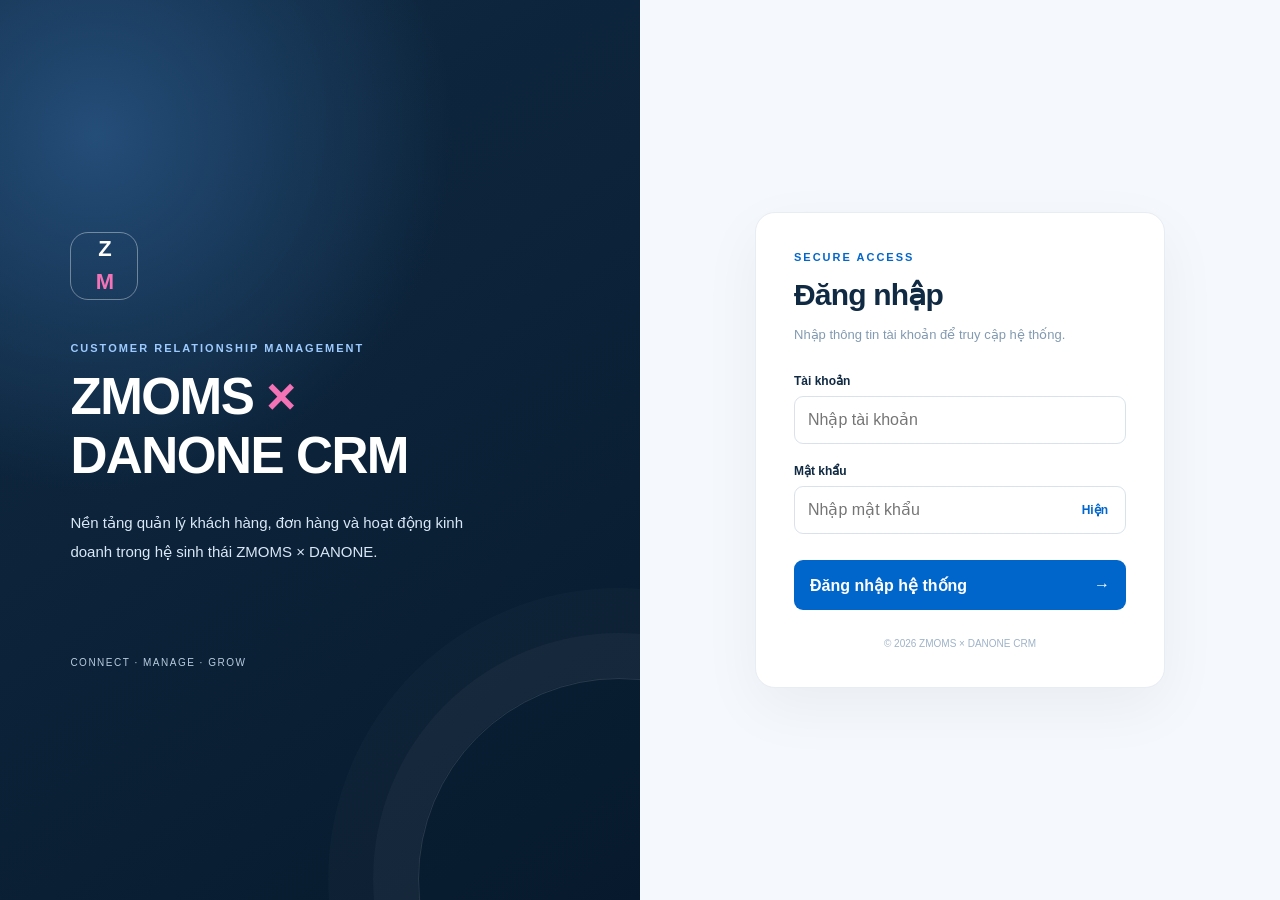
<file: zmoms-danone-crm-main/app/index.html>
<!doctype html>
<html lang="vi">
  <head>
    <meta charset="UTF-8" />
    <meta name="viewport" content="width=device-width, initial-scale=1.0" />
    <title>Danone Aptamil × Zmoms — Omni-Channel CRM System</title>
    <link rel="stylesheet" href="style.css" />
  </head>
  <body>
    <div class="app-container">
      <!-- SIDEBAR -->
      <aside class="sidebar">
        <div class="brand-section">
          <div class="brand-logo-badge">Z×D</div>
          <div class="brand-info">
            <h1>DANONE × ZMOMS</h1>
            <span>New User Acquisition CRM</span>
          </div>
        </div>

        <nav class="nav-menu">
          <div class="nav-category">TỔNG QUAN HỆ THỐNG</div>
          <a class="nav-item active" data-tab="dashboard">
            <span class="icon">📊</span>
            <span>Dashboard 16 Tuần</span>
          </a>
          <a class="nav-item" data-tab="customers">
            <span class="icon">🤰</span>
            <span>Khách Hàng & Raw Data</span>
            <span
              class="nav-badge"
              id="customerCountBadge"
              style="background: #0077cc"
              >423</span
            >
          </a>
          <a class="nav-item" data-tab="orders">
            <span class="icon">📦</span>
            <span>Quản Lý Đơn Hàng Master</span>
            <span
              class="nav-badge"
              id="orderCountBadge"
              style="background: #ff5a5f"
              >366</span
            >
          </a>
          <a class="nav-item" data-tab="shops">
            <span class="icon">🏬</span>
            <span>Danh Sách Shop MBI & Tổng Đơn</span>
            <span
              class="nav-badge"
              id="shopCountBadge"
              style="background: #8b5cf6"
              >9 Shop</span
            >
          </a>

          <div class="nav-category">4 KÊNH TIẾP CẬN (ACQUISITION)</div>
          <a class="nav-item" data-tab="hospitals">
            <span class="icon">🏥</span>
            <span>Hội Thảo Bệnh Viện</span>
          </a>
          <a class="nav-item" data-tab="webinars">
            <span class="icon">💻</span>
            <span>Lớp Online & Webinar</span>
          </a>
          <a class="nav-item" data-tab="spas">
            <span class="icon">💆‍♀️</span>
            <span>Chuỗi Spa Mẹ Bầu</span>
          </a>
          <a class="nav-item" data-tab="midwives">
            <span class="icon">👩‍⚕️</span>
            <span>Nữ Hộ Sinh Tại Nhà</span>
          </a>

          <div class="nav-category">HIỆU SUẤT & ĐỐI TÁC</div>
          <a class="nav-item" data-tab="kpi">
            <span class="icon">🎯</span>
            <span>Tiến Độ KPI & Thưởng Sales</span>
          </a>
          <a class="nav-item" data-tab="danone-portal">
            <span class="icon">🤝</span>
            <span>Cổng Đối Tác Danone</span>
          </a>
        </nav>

        <div class="sidebar-footer">
          <div class="user-profile">
            <div class="user-avatar" id="currentRoleAvatar">AD</div>
            <div class="user-details">
              <h4 id="currentRoleName">Quản Lý Zmoms (Admin)</h4>
              <span id="currentRoleDesc">Toàn quyền điều hành dự án</span>
            </div>
          </div>
        </div>
      </aside>

      <!-- MAIN AREA -->
      <div class="main-wrapper">
        <!-- TOPBAR -->
        <header class="topbar">
          <div class="topbar-left">
            <div class="campaign-tag">
              <span>🛡️</span>
              <span id="topbarCampaignTitle"
                >Chiến Dịch: Đề kháng vững vàng, trí tuệ tinh anh (01/09/2026 -
                15/12/2026)</span
              >
            </div>
          </div>

          <div class="topbar-right">
            <!-- Role Switcher -->
            <div class="role-switcher-container">
              <button class="role-btn active" data-role="admin">
                👑 Admin Zmoms
              </button>
              <button class="role-btn" data-role="sales">
                💼 Sales & CSKH
              </button>
              <button class="role-btn" data-role="midwife">
                👩‍⚕️ Nữ Hộ Sinh
              </button>
              <button class="role-btn" data-role="shop">🏬 Shop MBI</button>
              <button class="role-btn" data-role="danone">
                🤝 Đối Tác Danone
              </button>
            </div>

            <button
              class="btn-secondary"
              id="btnOpenTargetSettings"
              title="Thay đổi chỉ tiêu & thông số Dashboard"
            >
              <span>⚙️</span> Cấu Hình Chỉ Tiêu
            </button>
            <button
              class="btn-secondary"
              id="btnOpenLiveKpiModal"
              style="color: #0077cc; border-color: #93c5fd"
              title="Cập nhật thực đạt KPI giống Render"
            >
              <span>📝</span> Cập Nhật KPI
            </button>
            <button class="btn-secondary" id="btnExportCSV">
              <span>📥</span> Xuất Excel
            </button>
            <button class="btn-primary" id="btnOpenNewOrder">
              <span>➕</span> Lên Đơn Mới
            </button>
            <button type="button" class="btn-secondary" id="btnLogout">
              Đăng xuất
            </button>
          </div>
        </header>

        <!-- ZERO DIRECT CONTACT REMINDER -->
        <div style="padding: 16px 32px 0">
          <div class="zero-contact-banner">
            <div class="zero-contact-text">
              <h4>⚠️ NGUYÊN TẮC 'ZERO DIRECT CONTACT' (DANONE × ZMOMS)</h4>
              <p>
                CSKH Zmoms không liên hệ trực tiếp đôn đốc Shop MBI. Mọi việc
                kiểm tra, hối thúc thương mại do Danone trực tiếp xử lý.
              </p>
            </div>
            <span class="status-pill status-waiting" id="slaAlertPill"
              >⚡ SLA: Hệ thống cảnh báo tự động</span
            >
          </div>
        </div>

        <!-- MAIN PAGE CONTENT -->
        <main class="page-content" id="mainContent">
          <!-- Rendered dynamically by JavaScript -->
        </main>
      </div>
    </div>

    <!-- MODAL: CẤU HÌNH THÔNG SỐ & MỤC TIÊU DASHBOARD (NEW!) -->
    <div class="modal-overlay" id="targetSettingsModal">
      <div
        class="modal-dialog"
        style="max-width: 720px; max-height: 90vh; overflow-y: auto"
      >
        <div class="modal-header">
          <div>
            <h3 style="font-size: 17px; color: #1e293b">
              ⚙️ Hiệu Chỉnh Thông Số & Mục Tiêu Dashboard
            </h3>
            <p style="font-size: 12px; color: #64748b; margin: 2px 0 0">
              Tự do tùy chỉnh mục tiêu chiến dịch, chỉ số thực đạt và hạn mức
              Quota của 9 Shop MBI
            </p>
          </div>
          <button class="modal-close" id="btnCloseTargetModal">&times;</button>
        </div>
        <div class="modal-body" style="padding-top: 10px">
          <!-- Nav Subtabs inside Modal -->
          <div
            class="view-subtabs-container"
            style="margin-bottom: 18px; border-bottom: 2px solid #e2e8f0"
          >
            <button
              type="button"
              class="view-subtab-btn active setting-tab-btn"
              data-target="settingTabGoals"
            >
              <span>🎯</span> 1. Mục Tiêu Chiến Dịch
            </button>
            <button
              type="button"
              class="view-subtab-btn setting-tab-btn"
              data-target="settingTabActuals"
            >
              <span>📊</span> 2. Số Liệu Thực Tế
            </button>
            <button
              type="button"
              class="view-subtab-btn setting-tab-btn"
              data-target="settingTabShops"
            >
              <span>🏬</span> 3. Quota 9 Shop MBI
            </button>
          </div>

          <form id="targetSettingsForm">
            <!-- TAB 1: MỤC TIÊU CHIẾN DỊCH -->
            <div id="settingTabGoals" class="setting-tab-content">
              <div class="form-group">
                <label class="form-label">Tên Chiến Dịch / Dự Án *</label>
                <input
                  type="text"
                  class="form-control"
                  id="settingProjectName"
                  placeholder="Đề kháng vững vàng, trí tuệ tinh anh"
                  required
                />
              </div>
              <div class="form-group">
                <label class="form-label"
                  >Thời Gian Triển Khai Chiến Dịch *</label
                >
                <input
                  type="text"
                  class="form-control"
                  id="settingDuration"
                  placeholder="16 Tuần (01/09/2026 - 15/12/2026)"
                  required
                />
              </div>
              <div class="form-row">
                <div class="form-group">
                  <label class="form-label"
                    >🎯 Mục Tiêu Raw Data Xác Thực (Target Data) *</label
                  >
                  <input
                    type="number"
                    class="form-control"
                    id="settingTargetData"
                    required
                    min="100"
                    placeholder="10010"
                  />
                  <small style="color: #64748b; font-size: 11.5px"
                    >Mặc định: 10,010 mẹ đăng ký</small
                  >
                </div>
                <div class="form-group">
                  <label class="form-label"
                    >🛒 Mục Tiêu New Users Mua Hàng (Target NU) *</label
                  >
                  <input
                    type="number"
                    class="form-control"
                    id="settingTargetNu"
                    required
                    min="10"
                    placeholder="2517"
                  />
                  <small style="color: #64748b; font-size: 11.5px"
                    >Mặc định: 2,517 mẹ mua gói Aptamil</small
                  >
                </div>
              </div>
              <div class="form-row">
                <div class="form-group">
                  <label class="form-label"
                    >⚡ Tỷ Lệ Chuyển Đổi Mục Tiêu Chuẩn (Target CR %) *</label
                  >
                  <input
                    type="number"
                    step="0.01"
                    class="form-control"
                    id="settingTargetCr"
                    required
                    placeholder="25.14"
                  />
                  <small style="color: #64748b; font-size: 11.5px"
                    >Mặc định chuẩn Danone: 25.14%</small
                  >
                </div>
                <div class="form-group">
                  <label class="form-label"
                    >🏥 Chỉ Tiêu Bệnh Viện Hợp Tác</label
                  >
                  <input
                    type="number"
                    class="form-control"
                    id="settingTotalHospitals"
                    placeholder="26"
                  />
                  <small style="color: #64748b; font-size: 11.5px"
                    >Mục tiêu kết nối 26 bệnh viện</small
                  >
                </div>
              </div>
            </div>

            <!-- TAB 2: SỐ LIỆU THỰC TẾ & ĐIỀU CHỈNH -->
            <div
              id="settingTabActuals"
              class="setting-tab-content"
              style="display: none"
            >
              <div
                style="
                  background: #eff6ff;
                  border: 1px solid #bfdbfe;
                  border-radius: 8px;
                  padding: 12px;
                  margin-bottom: 16px;
                  font-size: 12.5px;
                  color: #1e40af;
                "
              >
                💡 <strong>Chế Độ Tính Toán:</strong> Bạn có thể để hệ thống tự
                động đếm trực tiếp từ Database (423 raw leads, 367 đơn hàng)
                hoặc nhập số ghi đè để mô phỏng kịch bản.
              </div>
              <div class="form-group">
                <label class="form-label">Chế Độ Hiển Thị Số Thực Đạt:</label>
                <div style="display: flex; gap: 20px">
                  <label
                    style="
                      display: flex;
                      align-items: center;
                      gap: 6px;
                      font-size: 13px;
                      cursor: pointer;
                    "
                  >
                    <input
                      type="radio"
                      name="settingCalcMode"
                      value="auto"
                      checked
                      id="calcModeAuto"
                    />
                    <span
                      ><strong>Tự động đếm theo Database</strong> (Khuyên
                      dùng)</span
                    >
                  </label>
                  <label
                    style="
                      display: flex;
                      align-items: center;
                      gap: 6px;
                      font-size: 13px;
                      cursor: pointer;
                    "
                  >
                    <input
                      type="radio"
                      name="settingCalcMode"
                      value="manual"
                      id="calcModeManual"
                    />
                    <span><strong>Tự nhập số ghi đè (Override)</strong></span>
                  </label>
                </div>
              </div>

              <div class="form-row">
                <div class="form-group">
                  <label class="form-label">Tổng Raw Data Đăng Ký:</label>
                  <input
                    type="number"
                    class="form-control"
                    id="settingTotalRawData"
                    placeholder="423"
                  />
                </div>
                <div class="form-group">
                  <label class="form-label">Số Data Hợp Lệ Tính KPI:</label>
                  <input
                    type="number"
                    class="form-control"
                    id="settingValidRawData"
                    placeholder="409"
                  />
                </div>
              </div>

              <div class="form-row">
                <div class="form-group">
                  <label class="form-label"
                    >Số Mẹ Đã Đặt Đơn Từ Raw Data:</label
                  >
                  <input
                    type="number"
                    class="form-control"
                    id="settingConvertedRawData"
                    placeholder="185"
                  />
                </div>
                <div class="form-group">
                  <label class="form-label">Số Bệnh Viện Đã Phê Duyệt:</label>
                  <input
                    type="number"
                    class="form-control"
                    id="settingApprovedHospitals"
                    placeholder="11"
                  />
                </div>
              </div>
            </div>

            <!-- TAB 3: PHÂN BỔ QUOTA 9 SHOP MBI -->
            <div
              id="settingTabShops"
              class="setting-tab-content"
              style="display: none"
            >
              <p style="font-size: 12.5px; color: #64748b; margin-bottom: 12px">
                Hiệu chỉnh hạn mức Quota giao hàng cam kết cho 9 Shop MBI đối
                tác theo từng khu vực:
              </p>
              <div class="table-responsive" style="max-height: 280px">
                <table class="crm-table">
                  <thead>
                    <tr>
                      <th>Tên Shop MBI</th>
                      <th>Khu Vực</th>
                      <th>Đơn Đã Nhận</th>
                      <th style="width: 140px">Chỉ Tiêu Quota</th>
                    </tr>
                  </thead>
                  <tbody id="settingShopQuotasList">
                    <!-- Populated by JS -->
                  </tbody>
                </table>
              </div>
            </div>

            <div
              class="modal-footer"
              style="
                padding: 18px 0 0;
                background: transparent;
                border-top: 1px solid #e2e8f0;
                display: flex;
                justify-content: space-between;
                align-items: center;
                margin-top: 16px;
              "
            >
              <button
                type="button"
                class="btn-secondary"
                id="btnResetDefaultTargets"
                style="color: #dc2626; border-color: #fecaca"
              >
                ↺ Khôi Phục Mặc Định Gốc
              </button>
              <div style="display: flex; gap: 10px">
                <button
                  type="button"
                  class="btn-secondary"
                  id="btnCancelTargetModal"
                >
                  Hủy
                </button>
                <button type="submit" class="btn-primary">
                  💾 Lưu Toàn Bộ Thông Số
                </button>
              </div>
            </div>
          </form>
        </div>
      </div>
    </div>

    <!-- MODAL: CẬP NHẬT THỰC ĐẠT KPI CHO SALES (GIỐNG RENDER NHƯNG ĐỒNG BỘ CRM!) -->
    <div class="modal-overlay" id="liveKpiModal">
      <div class="modal-dialog" style="max-width: 580px">
        <div class="modal-header">
          <h3>📝 Cập Nhật Thực Đạt KPI (Live Entry)</h3>
          <button class="modal-close" id="btnCloseLiveKpiModal">&times;</button>
        </div>
        <div class="modal-body">
          <p
            style="
              font-size: 13px;
              color: var(--text-muted);
              margin-bottom: 16px;
            "
          >
            Giao diện cập nhật tiến độ thực đạt hàng ngày của Sales & CSKH (thay
            thế dashboard Render cũ). Dữ liệu được lưu trữ trực tiếp vào hệ
            thống chung.
          </p>
          <form id="liveKpiForm">
            <div class="form-row">
              <div class="form-group">
                <label class="form-label">Chọn Ngày Cập Nhật:</label>
                <input
                  type="date"
                  class="form-control"
                  id="kpiEntryDate"
                  required
                />
              </div>
              <div class="form-group">
                <label class="form-label">Chọn Nhân Sự (PIC):</label>
                <select class="form-control" id="kpiEntryPicSelect" required>
                  <!-- Populated by JS -->
                </select>
              </div>
            </div>

            <div class="form-row">
              <div class="form-group">
                <label class="form-label">Thực Đạt NU Bán (Combo):</label>
                <input
                  type="number"
                  class="form-control"
                  id="kpiEntryNuBan"
                  min="0"
                  placeholder="0"
                  required
                  style="font-size: 16px; font-weight: 700"
                />
              </div>
              <div class="form-group">
                <label class="form-label">Thực Đạt NU Trợ Giá:</label>
                <input
                  type="number"
                  class="form-control"
                  id="kpiEntryNuTroGia"
                  min="0"
                  placeholder="0"
                  required
                  style="font-size: 16px; font-weight: 700"
                />
              </div>
            </div>

            <div
              style="
                background: #eff6ff;
                border: 1px solid #bfdbfe;
                border-radius: 8px;
                padding: 12px;
                margin-bottom: 16px;
                font-size: 12.5px;
                color: #1e40af;
              "
            >
              💡 <strong>Tự Động Tính:</strong> Bạn có thể gõ trực tiếp hoặc bấm
              nút dưới đây để CRM tự động tổng hợp số lượng đơn hàng thực tế gán
              cho nhân viên này.
            </div>

            <div
              class="modal-footer"
              style="
                padding: 10px 0 0;
                background: transparent;
                border-top: none;
              "
            >
              <button
                type="button"
                class="btn-secondary"
                id="btnCancelLiveKpiModal"
              >
                Hủy
              </button>
              <button type="submit" class="btn-primary">
                💾 Lưu Tiến Độ & Tính Thưởng
              </button>
            </div>
          </form>
        </div>
      </div>
    </div>

    <!-- MODAL: TẠO ĐƠN HÀNG MỚI (CHỐNG TRÙNG & TỰ ĐỘNG PHÂN BỔ) -->
    <div class="modal-overlay" id="newOrderModal">
      <div class="modal-dialog">
        <div class="modal-header">
          <h3>⚡ Lên Đơn Hàng Mới & Tự Động Định Tuyến Shop MBI</h3>
          <button class="modal-close" id="btnCloseOrderModal">&times;</button>
        </div>
        <div class="modal-body">
          <form id="newOrderForm">
            <!-- Live Duplicate Check -->
            <div class="form-group">
              <label class="form-label"
                >Số Điện Thoại Mẹ Bầu * (Tự động chống trùng tức thì)</label
              >
              <input
                type="tel"
                class="form-control"
                id="orderPhone"
                placeholder="Ví dụ: 0988318495"
                required
                autocomplete="off"
              />
              <div class="duplicate-alert" id="duplicateAlertBox"></div>
            </div>

            <div class="form-row">
              <div class="form-group">
                <label class="form-label">Họ và Tên Mẹ *</label>
                <input
                  type="text"
                  class="form-control"
                  id="orderCustomerName"
                  placeholder="Nguyễn Thị Lan"
                  required
                />
              </div>
              <div class="form-group">
                <label class="form-label">Phễu Khách Hàng</label>
                <select class="form-control" id="orderFunnel">
                  <option value="Thành viên Zmoms">Thành viên Zmoms</option>
                  <option value="Hội thảo Bệnh viện">Hội thảo Bệnh viện</option>
                  <option value="Online Webinar">Online Webinar</option>
                  <option value="Nữ hộ sinh tư vấn tại nhà">
                    Nữ hộ sinh tư vấn tại nhà
                  </option>
                  <option value="Khách Spa đối tác">Khách Spa đối tác</option>
                </select>
              </div>
            </div>

            <div class="form-group">
              <label class="form-label">Địa Chỉ Nhận Hàng Chi Tiết *</label>
              <input
                type="text"
                class="form-control"
                id="orderAddress"
                placeholder="Ví dụ: 12A đường Lê Lợi, P. Ninh Kiều, Cần Thơ"
                required
                autocomplete="off"
              />
              <small
                style="
                  color: #64748b;
                  font-size: 11.5px;
                  margin-top: 4px;
                  display: block;
                "
                >💡 Gợi ý: Hệ thống tự động nhận diện khu vực & định tuyến shop
                ngay khi bạn nhập địa chỉ!</small
              >
            </div>

            <div class="form-row">
              <div class="form-group">
                <label class="form-label">Khu Vực Định Tuyến Shop MBI *</label>
                <select class="form-control" id="orderRegion" required>
                  <option value="">-- Chọn Khu Vực --</option>
                  <option value="can_tho">
                    🌾 Cần Thơ (Thế Giới Sơ Sinh / Nous Baby / Nhà Của Gạo)
                  </option>
                  <option value="ho_chi_minh">🏙️ Hồ Chí Minh (Voi Con)</option>
                  <option value="ha_noi">🏛️ Hà Nội (Mẹ Ơi / Sữa 3 Tốt)</option>
                  <option value="hai_phong">
                    ⚓ Hải Phòng (Ababy / Cute Baby)
                  </option>
                  <option value="other">
                    🌐 Khu vực khác (Long Châu Toàn Quốc)
                  </option>
                </select>
              </div>
              <div class="form-group">
                <label class="form-label">Quận / Huyện / Chi Tiết</label>
                <input
                  type="text"
                  class="form-control"
                  id="orderDistrict"
                  placeholder="Ví dụ: Ninh Kiều, Cầu Giấy, Quận 1..."
                />
              </div>
            </div>

            <div class="form-group">
              <label class="form-label">Gói Sản Phẩm Combo Danone</label>
              <select class="form-control" id="orderProduct">
                <option value="Sữa Aptamil 380g" data-amount="320000">
                  Sữa Aptamil 380g (320,000đ)
                </option>
                <option
                  value="Combo Tân Sinh (2 lon 800g + Gối chống trào)"
                  data-amount="1280000"
                >
                  Combo Tân Sinh (2 lon 800g + Gối chống trào) (1,280,000đ)
                </option>
                <option
                  value="Combo Đề Kháng Vàng (3 lon 800g + Bình giữ nhiệt)"
                  data-amount="1920000"
                >
                  Combo Đề Kháng Vàng (3 lon 800g + Bình giữ nhiệt) (1,920,000đ)
                </option>
                <option
                  value="Combo Khám Phá Toàn Diện (4 lon + Xe chòi chân)"
                  data-amount="2560000"
                >
                  Combo Khám Phá Toàn Diện (4 lon + Xe chòi chân) (2,560,000đ)
                </option>
              </select>
            </div>

            <!-- SMART AUTO-DISPATCH CARD -->
            <div
              class="content-card"
              style="
                margin-top: 12px;
                background: #f8fafc;
                border: 1.5px solid #cbd5e1;
                border-radius: 12px;
                overflow: hidden;
              "
            >
              <div
                class="card-header"
                style="
                  padding: 12px 16px;
                  background: #eff6ff;
                  border-bottom: 1px solid #dbeafe;
                  display: flex;
                  justify-content: space-between;
                  align-items: center;
                "
              >
                <div
                  class="card-title"
                  style="
                    font-size: 13.5px;
                    font-weight: 700;
                    color: #1e3a8a;
                    display: flex;
                    align-items: center;
                    gap: 8px;
                  "
                >
                  <span>🤖</span> Định Tuyến Tự Động Shop MBI (Auto-Routing
                  Engine)
                </div>
                <span
                  id="routingRegionBadge"
                  class="status-pill status-delivered"
                  style="background: #2563eb; color: #fff; font-size: 11px"
                  >Chờ chọn khu vực</span
                >
              </div>
              <div class="card-body" style="padding: 14px 16px">
                <div
                  id="routingRuleNote"
                  style="
                    font-size: 12.5px;
                    color: #475569;
                    margin-bottom: 10px;
                    line-height: 1.5;
                  "
                >
                  Căn cứ vào địa bàn của Mẹ, hệ thống tự động gán shop MBI tương
                  ứng theo quy định phân bổ.
                </div>

                <!-- Shop Candidate Selector (Hiển thị khi khu vực có nhiều hơn 1 shop) -->
                <div
                  id="shopCandidatesBox"
                  style="margin-bottom: 12px; display: none"
                >
                  <label
                    style="
                      font-size: 11.5px;
                      font-weight: 700;
                      color: #475569;
                      text-transform: uppercase;
                      margin-bottom: 6px;
                      display: block;
                    "
                  >
                    Chọn Shop Nhận Đơn Tại Khu Vực Này:
                  </label>
                  <div
                    id="shopCandidatesList"
                    style="display: flex; gap: 8px; flex-wrap: wrap"
                  >
                    <!-- Dynamic Shop Pills -->
                  </div>
                </div>

                <!-- Chosen Shop Display Card -->
                <div
                  style="
                    display: flex;
                    align-items: center;
                    justify-content: space-between;
                    padding: 12px 16px;
                    background: #ffffff;
                    border: 1.5px solid #bfdbfe;
                    border-radius: 10px;
                    box-shadow: 0 1px 3px rgba(0, 0, 0, 0.05);
                  "
                >
                  <div>
                    <div
                      style="
                        font-size: 11px;
                        text-transform: uppercase;
                        letter-spacing: 0.5px;
                        color: #64748b;
                        font-weight: 700;
                      "
                    >
                      Shop MBI Phụ Trách Đơn Hàng:
                    </div>
                    <strong
                      id="autoShopName"
                      style="
                        color: #0284c7;
                        font-size: 16px;
                        display: block;
                        margin-top: 2px;
                      "
                      >Chưa chọn</strong
                    >
                    <div
                      style="font-size: 12px; color: #475569; margin-top: 2px"
                      id="autoShopNote"
                    >
                      Vui lòng chọn khu vực hoặc nhập địa chỉ
                    </div>
                    <div
                      style="font-size: 11.5px; color: #64748b; margin-top: 4px"
                      id="autoShopBankInfo"
                    ></div>
                  </div>
                  <div id="shopBadgeWrapper">
                    <span
                      class="status-pill status-delivered"
                      id="autoShopStatusPill"
                      style="font-size: 11.5px"
                      >Tự động</span
                    >
                  </div>
                </div>

                <!-- VietQR Quick Payment -->
                <div
                  class="vietqr-card"
                  id="vietqrBox"
                  style="
                    margin-top: 14px;
                    text-align: center;
                    background: #fff;
                    padding: 12px;
                    border-radius: 8px;
                    border: 1px dashed #cbd5e1;
                  "
                >
                  <div
                    style="
                      font-size: 12px;
                      font-weight: 700;
                      color: #1e293b;
                      margin-bottom: 8px;
                    "
                  >
                    📲 MÃ VIETQR CHUYỂN KHOẢN TIỀN SỮA CHO SHOP:
                  </div>
                  <img
                    id="vietqrImg"
                    src="https://img.vietqr.io/image/vietcombank-1057169817-compact2.jpg?amount=320000&addInfo=Z000%20Tien%20sua%20Danone&accountName=HoKinhDoanhLaDucThanh"
                    class="vietqr-image"
                    alt="VietQR"
                    style="
                      max-width: 200px;
                      border-radius: 6px;
                      box-shadow: 0 2px 6px rgba(0, 0, 0, 0.1);
                      display: inline-block;
                    "
                  />
                  <div
                    style="font-size: 11.5px; color: #64748b; margin-top: 6px"
                    id="vietqrMemoText"
                  >
                    Quét mã thanh toán trực tiếp tới Shop MBI để đơn kích hoạt
                    giao ngay.
                  </div>
                </div>
              </div>
            </div>

            <div
              class="modal-footer"
              style="
                padding: 14px 0 0;
                background: transparent;
                border-top: none;
              "
            >
              <button
                type="button"
                class="btn-secondary"
                id="btnCancelOrderModal"
              >
                Hủy
              </button>
              <button type="submit" class="btn-primary" id="btnSubmitOrder">
                ✅ Tạo & Bắn Đơn Cho Shop
              </button>
            </div>
          </form>
        </div>
      </div>
    </div>

    <!-- MODAL: CẬP NHẬT TRẠNG THÁI ĐƠN HÀNG (SHOP MBI HOẶC ADMIN) -->
    <div class="modal-overlay" id="updateOrderModal">
      <div class="modal-dialog">
        <div class="modal-header">
          <h3 id="updateModalTitle">Cập Nhật Tiến Độ Vận Hành Đơn Hàng</h3>
          <button class="modal-close" id="btnCloseUpdateModal">&times;</button>
        </div>
        <div class="modal-body">
          <form id="updateOrderForm">
            <input type="hidden" id="updateOrderId" />

            <div class="form-group">
              <label class="form-label">Trạng Thái Xử Lý Của Shop MBI</label>
              <select class="form-control" id="updateShopStatus">
                <option value="[1] Chờ tiếp nhận">[1] Chờ tiếp nhận</option>
                <option value="[2] Shop đã nhận">
                  [2] Shop đã nhận (Đóng gói)
                </option>
                <option value="[3] Đang giao">
                  [3] Đang giao (Đã giao ĐVVC)
                </option>
                <option value="[4] Đã giao hàng">
                  [4] Đã giao hàng thành công
                </option>
              </select>
            </div>

            <div class="form-row">
              <div class="form-group">
                <label class="form-label">Đơn Vị Vận Chuyển</label>
                <select class="form-control" id="updateCarrier">
                  <option value="Ahamove">Ahamove (Giao hỏa tốc)</option>
                  <option value="Grab Express">Grab Express</option>
                  <option value="Giao hàng nhanh">Giao hàng nhanh (GHN)</option>
                  <option value="J&T">J&T Express</option>
                  <option value="Viettel Post">Viettel Post</option>
                  <option value="Shipper riêng">Shipper riêng của Shop</option>
                </select>
              </div>
              <div class="form-group">
                <label class="form-label">Mã Vận Đơn / SĐT Tài Xế</label>
                <input
                  type="text"
                  class="form-control"
                  id="updateTrackingCode"
                  placeholder="Ví dụ: 801113029239"
                />
              </div>
            </div>

            <div class="form-group">
              <label class="form-label"
                >Link Ảnh Giao Hàng Thành Công (POD)</label
              >
              <input
                type="url"
                class="form-control"
                id="updatePodLink"
                placeholder="https://drive.google.com/drive/folders/..."
              />
            </div>

            <div class="form-group">
              <label class="form-label">Ghi Chú Vận Hành</label>
              <textarea
                class="form-control"
                id="updateNotes"
                rows="2"
                placeholder="Ghi chú giao hàng, mẹ dặn giao giờ hành chính..."
              ></textarea>
            </div>

            <div
              class="modal-footer"
              style="
                padding: 14px 0 0;
                background: transparent;
                border-top: none;
              "
            >
              <button
                type="button"
                class="btn-secondary"
                id="btnCancelUpdateModal"
              >
                Đóng
              </button>
              <button type="submit" class="btn-primary">Lưu Cập Nhật</button>
            </div>
          </form>
        </div>
      </div>
    </div>

    <!-- TOAST CONTAINER -->
    <div class="toast-container" id="toastContainer"></div>

    <script src="data/initial_data.js"></script>
    <script src="js/permissions.js"></script>
    <script src="js/navigation.js"></script>
    <script src="js/dashboard.js"></script>
    <script src="js/customers.js"></script>
    <script src="js/shops.js"></script>
    <script src="js/orders.js"></script>
    <script src="js/channels.js"></script>
    <script src="js/kpi.js"></script>
    <script src="js/danone.js"></script>
    <script src="js/modals.js"></script>
    <script src="js/utils.js"></script>
    <script src="js/core.js"></script>
    <script src="js/auth.js"></script>
  </body>
</html>
</file>
<file: zmoms-danone-crm-main/app/style.css>
:root {
  --primary-navy: #0A192F;
  --primary-blue: #0066CC;
  --aptamil-blue: #0077CC;
  --aptamil-light: #EBF5FF;
  --zmoms-coral: #FF5A5F;
  --zmoms-coral-light: #FFF0F0;
  --accent-gold: #F59E0B;
  --success-green: #10B981;
  --success-light: #ECFDF5;
  --warning-amber: #F59E0B;
  --warning-light: #FEF3C7;
  --danger-red: #EF4444;
  --danger-light: #FEE2E2;
  
  --bg-main: #F8FAFC;
  --bg-card: #FFFFFF;
  --bg-sidebar: #0D1B2A;
  --text-main: #1E293B;
  --text-muted: #64748B;
  --text-light: #94A3B8;
  --border-color: #E2E8F0;
  --border-focus: #0066CC;
  
  --shadow-sm: 0 1px 2px 0 rgba(0, 0, 0, 0.05);
  --shadow-md: 0 4px 6px -1px rgba(0, 0, 0, 0.08), 0 2px 4px -1px rgba(0, 0, 0, 0.04);
  --shadow-lg: 0 10px 15px -3px rgba(0, 0, 0, 0.08), 0 4px 6px -2px rgba(0, 0, 0, 0.03);
  --shadow-xl: 0 20px 25px -5px rgba(0, 0, 0, 0.1), 0 10px 10px -5px rgba(0, 0, 0, 0.04);
  
  --radius-sm: 6px;
  --radius-md: 10px;
  --radius-lg: 16px;
  --radius-full: 9999px;
}

* {
  box-sizing: border-box;
  margin: 0;
  padding: 0;
}

body {
  font-family: -apple-system, BlinkMacSystemFont, "Segoe UI", Roboto, Helvetica, Arial, sans-serif;
  background-color: var(--bg-main);
  color: var(--text-main);
  line-height: 1.5;
  min-height: 100vh;
  display: flex;
  flex-direction: column;
}

/* APP SHELL LAYOUT */
.app-container {
  display: flex;
  min-height: 100vh;
}

/* SIDEBAR */
.sidebar {
  width: 270px;
  background: var(--bg-sidebar);
  color: #FFFFFF;
  display: flex;
  flex-direction: column;
  position: fixed;
  top: 0;
  bottom: 0;
  left: 0;
  z-index: 100;
  box-shadow: 4px 0 16px rgba(0, 0, 0, 0.1);
}

.brand-section {
  padding: 24px 20px;
  border-bottom: 1px solid rgba(255, 255, 255, 0.1);
  display: flex;
  align-items: center;
  gap: 12px;
}

.brand-logo-badge {
  width: 44px;
  height: 44px;
  background: linear-gradient(135deg, #0077CC, #FF5A5F);
  border-radius: 12px;
  display: flex;
  align-items: center;
  justify-content: center;
  font-weight: 800;
  font-size: 18px;
  color: #FFFFFF;
  box-shadow: 0 4px 12px rgba(0, 119, 204, 0.4);
}

.brand-info h1 {
  font-size: 16px;
  font-weight: 700;
  color: #FFFFFF;
  letter-spacing: -0.3px;
}

.brand-info span {
  font-size: 11px;
  color: #94A3B8;
  display: block;
}

.nav-menu {
  flex: 1;
  overflow-y: auto;
  padding: 16px 12px;
  display: flex;
  flex-direction: column;
  gap: 4px;
}

.nav-category {
  font-size: 11px;
  text-transform: uppercase;
  color: #64748B;
  font-weight: 700;
  letter-spacing: 0.8px;
  padding: 14px 12px 6px;
}

.nav-item {
  display: flex;
  align-items: center;
  gap: 12px;
  padding: 10px 14px;
  border-radius: var(--radius-md);
  color: #CBD5E1;
  text-decoration: none;
  font-size: 13.5px;
  font-weight: 500;
  transition: all 0.18s ease;
  cursor: pointer;
  border: 1px solid transparent;
}

.nav-item:hover {
  background: rgba(255, 255, 255, 0.06);
  color: #FFFFFF;
}

.nav-item.active {
  background: linear-gradient(90deg, rgba(0, 119, 204, 0.25), rgba(0, 119, 204, 0.1));
  color: #60A5FA;
  border: 1px solid rgba(96, 165, 250, 0.3);
  font-weight: 600;
}

.nav-item .icon {
  font-size: 16px;
  width: 20px;
  text-align: center;
}

.nav-badge {
  margin-left: auto;
  background: var(--zmoms-coral);
  color: #FFFFFF;
  font-size: 10.5px;
  font-weight: 700;
  padding: 2px 7px;
  border-radius: var(--radius-full);
}

.sidebar-footer {
  padding: 16px;
  border-top: 1px solid rgba(255, 255, 255, 0.1);
  background: rgba(0, 0, 0, 0.2);
}

.user-profile {
  display: flex;
  align-items: center;
  gap: 10px;
}

.user-avatar {
  width: 36px;
  height: 36px;
  border-radius: 50%;
  background: #3B82F6;
  color: white;
  display: flex;
  align-items: center;
  justify-content: center;
  font-weight: 700;
  font-size: 14px;
}

.user-details h4 {
  font-size: 13px;
  color: #FFFFFF;
}

.user-details span {
  font-size: 11px;
  color: #94A3B8;
}

/* MAIN CONTENT */
.main-wrapper {
  margin-left: 270px;
  flex: 1;
  display: flex;
  flex-direction: column;
}

/* TOPBAR HEADER */
.topbar {
  height: 72px;
  background: var(--bg-card);
  border-bottom: 1px solid var(--border-color);
  padding: 0 32px;
  display: flex;
  align-items: center;
  justify-content: space-between;
  position: sticky;
  top: 0;
  z-index: 90;
  box-shadow: 0 1px 3px rgba(0,0,0,0.03);
}

.topbar-left {
  display: flex;
  align-items: center;
  gap: 16px;
}

.campaign-tag {
  background: var(--aptamil-light);
  color: var(--aptamil-blue);
  border: 1px solid rgba(0, 119, 204, 0.2);
  padding: 5px 12px;
  border-radius: var(--radius-full);
  font-size: 12px;
  font-weight: 600;
  display: flex;
  align-items: center;
  gap: 6px;
}

.topbar-right {
  display: flex;
  align-items: center;
  gap: 16px;
}

/* ROLE SELECTOR */
.role-switcher-container {
  display: flex;
  align-items: center;
  background: #F1F5F9;
  padding: 4px;
  border-radius: var(--radius-lg);
  border: 1px solid #CBD5E1;
}

.role-btn {
  border: none;
  background: transparent;
  padding: 6px 14px;
  border-radius: var(--radius-md);
  font-size: 12.5px;
  font-weight: 600;
  color: var(--text-muted);
  cursor: pointer;
  transition: all 0.2s ease;
  display: flex;
  align-items: center;
  gap: 6px;
}

.role-btn:hover {
  color: var(--text-main);
}

.role-btn.active {
  background: #FFFFFF;
  color: var(--aptamil-blue);
  box-shadow: 0 2px 6px rgba(0, 0, 0, 0.08);
}

.btn-primary {
  background: linear-gradient(135deg, #0077CC, #005FA3);
  color: #FFFFFF;
  border: none;
  padding: 9px 18px;
  border-radius: var(--radius-md);
  font-size: 13px;
  font-weight: 600;
  cursor: pointer;
  display: flex;
  align-items: center;
  gap: 8px;
  box-shadow: 0 4px 10px rgba(0, 119, 204, 0.25);
  transition: all 0.2s ease;
}

.btn-primary:hover {
  transform: translateY(-1px);
  box-shadow: 0 6px 14px rgba(0, 119, 204, 0.35);
}

.btn-secondary {
  background: #FFFFFF;
  color: var(--text-main);
  border: 1px solid var(--border-color);
  padding: 8px 16px;
  border-radius: var(--radius-md);
  font-size: 13px;
  font-weight: 600;
  cursor: pointer;
  display: flex;
  align-items: center;
  gap: 8px;
  transition: all 0.2s;
}

.btn-secondary:hover {
  background: #F8FAFC;
  border-color: #CBD5E1;
}

/* CONTENT CONTAINER */
.page-content {
  padding: 28px 32px;
  flex: 1;
}

/* METRIC CARDS GRID */
.metrics-grid {
  display: grid;
  grid-template-columns: repeat(auto-fit, minmax(240px, 1fr));
  gap: 20px;
  margin-bottom: 28px;
}

.metric-card {
  background: var(--bg-card);
  border-radius: var(--radius-lg);
  padding: 20px;
  border: 1px solid var(--border-color);
  box-shadow: var(--shadow-sm);
  display: flex;
  flex-direction: column;
  position: relative;
  overflow: hidden;
  transition: transform 0.2s, box-shadow 0.2s;
}

.metric-card:hover {
  transform: translateY(-2px);
  box-shadow: var(--shadow-md);
}

.metric-card::before {
  content: "";
  position: absolute;
  top: 0;
  left: 0;
  width: 100%;
  height: 4px;
}

.card-blue::before { background: var(--aptamil-blue); }
.card-coral::before { background: var(--zmoms-coral); }
.card-green::before { background: var(--success-green); }
.card-gold::before { background: var(--accent-gold); }

.metric-header {
  display: flex;
  align-items: center;
  justify-content: space-between;
  margin-bottom: 12px;
}

.metric-title {
  font-size: 12.5px;
  color: var(--text-muted);
  font-weight: 600;
  text-transform: uppercase;
  letter-spacing: 0.5px;
}

.metric-icon {
  width: 36px;
  height: 36px;
  border-radius: 10px;
  display: flex;
  align-items: center;
  justify-content: center;
  font-size: 18px;
}

.card-blue .metric-icon { background: var(--aptamil-light); color: var(--aptamil-blue); }
.card-coral .metric-icon { background: var(--zmoms-coral-light); color: var(--zmoms-coral); }
.card-green .metric-icon { background: var(--success-light); color: var(--success-green); }
.card-gold .metric-icon { background: var(--warning-light); color: var(--accent-gold); }

.metric-value {
  font-size: 28px;
  font-weight: 800;
  color: var(--text-main);
  letter-spacing: -0.5px;
}

.metric-sub {
  font-size: 12px;
  color: var(--text-muted);
  margin-top: 6px;
  display: flex;
  align-items: center;
  gap: 6px;
}

.progress-bar-wrap {
  width: 100%;
  height: 7px;
  background: #E2E8F0;
  border-radius: var(--radius-full);
  margin-top: 10px;
  overflow: hidden;
}

.progress-bar-fill {
  height: 100%;
  border-radius: var(--radius-full);
  transition: width 0.6s ease;
}

.bg-fill-blue { background: linear-gradient(90deg, #0077CC, #60A5FA); }
.bg-fill-coral { background: linear-gradient(90deg, #FF5A5F, #F87171); }
.bg-fill-green { background: linear-gradient(90deg, #10B981, #34D399); }
.bg-fill-gold { background: linear-gradient(90deg, #F59E0B, #FBBF24); }

/* SECTION CONTAINERS */
.dashboard-row {
  display: grid;
  grid-template-columns: 2fr 1fr;
  gap: 24px;
  margin-bottom: 28px;
}

@media (max-width: 1200px) {
  .dashboard-row {
    grid-template-columns: 1fr;
  }
}

.content-card {
  background: var(--bg-card);
  border-radius: var(--radius-lg);
  border: 1px solid var(--border-color);
  box-shadow: var(--shadow-sm);
  overflow: hidden;
  margin-bottom: 24px;
}

.card-header {
  padding: 18px 24px;
  border-bottom: 1px solid var(--border-color);
  display: flex;
  align-items: center;
  justify-content: space-between;
}

.card-title {
  font-size: 15px;
  font-weight: 700;
  color: var(--text-main);
  display: flex;
  align-items: center;
  gap: 8px;
}

.card-body {
  padding: 20px 24px;
}

/* DATA TABLES */
.table-responsive {
  width: 100%;
  overflow-x: auto;
}

table.crm-table {
  width: 100%;
  border-collapse: collapse;
  text-align: left;
  font-size: 13px;
}

table.crm-table th {
  background: #F8FAFC;
  color: var(--text-muted);
  font-weight: 600;
  font-size: 12px;
  text-transform: uppercase;
  letter-spacing: 0.5px;
  padding: 12px 16px;
  border-bottom: 1px solid var(--border-color);
  white-space: nowrap;
}

table.crm-table td {
  padding: 14px 16px;
  border-bottom: 1px solid var(--border-color);
  color: var(--text-main);
  vertical-align: middle;
}

table.crm-table tr:hover td {
  background: #F8FAFC;
}

/* BADGES AND STATUS */
.status-pill {
  display: inline-flex;
  align-items: center;
  gap: 5px;
  padding: 4px 10px;
  border-radius: var(--radius-full);
  font-size: 11.5px;
  font-weight: 600;
  white-space: nowrap;
}

.status-waiting { background: #FEF3C7; color: #B45309; }
.status-received { background: #E0E7FF; color: #4338CA; }
.status-shipping { background: #DBEAFE; color: #1D4ED8; }
.status-delivered { background: #D1FAE5; color: #065F46; }
.status-completed { background: #DEF7EC; color: #03543F; font-weight: 700; }
.status-danger { background: #FEE2E2; color: #B91C1C; }

/* ZERO DIRECT CONTACT BANNER */
.zero-contact-banner {
  background: linear-gradient(135deg, #FFFBEB, #FEF3C7);
  border: 1px solid #FCD34D;
  border-left: 5px solid #F59E0B;
  padding: 14px 20px;
  border-radius: var(--radius-md);
  margin-bottom: 24px;
  display: flex;
  align-items: center;
  justify-content: space-between;
}

.zero-contact-text h4 {
  font-size: 13.5px;
  font-weight: 700;
  color: #92400E;
}

.zero-contact-text p {
  font-size: 12px;
  color: #B45309;
  margin-top: 2px;
}

/* MODAL STYLES */
.modal-overlay {
  position: fixed;
  top: 0;
  left: 0;
  right: 0;
  bottom: 0;
  background: rgba(15, 23, 42, 0.6);
  backdrop-filter: blur(4px);
  display: none;
  align-items: center;
  justify-content: center;
  z-index: 1000;
  padding: 20px;
}

.modal-overlay.active {
  display: flex;
}

.modal-dialog {
  background: #FFFFFF;
  border-radius: var(--radius-lg);
  max-width: 650px;
  width: 100%;
  max-height: 90vh;
  overflow-y: auto;
  box-shadow: var(--shadow-xl);
  animation: modalFadeIn 0.25s ease-out;
}

@keyframes modalFadeIn {
  from { opacity: 0; transform: translateY(16px); }
  to { opacity: 1; transform: translateY(0); }
}

.modal-header {
  padding: 20px 24px;
  border-bottom: 1px solid var(--border-color);
  display: flex;
  align-items: center;
  justify-content: space-between;
}

.modal-header h3 {
  font-size: 16px;
  font-weight: 700;
  color: var(--text-main);
}

.modal-close {
  background: transparent;
  border: none;
  font-size: 20px;
  color: var(--text-muted);
  cursor: pointer;
}

.modal-body {
  padding: 24px;
}

.modal-footer {
  padding: 16px 24px;
  border-top: 1px solid var(--border-color);
  display: flex;
  align-items: center;
  justify-content: flex-end;
  gap: 12px;
  background: #F8FAFC;
}

/* FORM ELEMENTS */
.form-group {
  margin-bottom: 18px;
}

.form-label {
  display: block;
  font-size: 12.5px;
  font-weight: 600;
  color: var(--text-main);
  margin-bottom: 6px;
}

.form-control {
  width: 100%;
  padding: 10px 14px;
  border: 1px solid var(--border-color);
  border-radius: var(--radius-md);
  font-size: 13.5px;
  color: var(--text-main);
  background: #FFFFFF;
  transition: border-color 0.15s;
}

.form-control:focus {
  outline: none;
  border-color: var(--aptamil-blue);
  box-shadow: 0 0 0 3px rgba(0, 119, 204, 0.12);
}

.form-row {
  display: grid;
  grid-template-columns: 1fr 1fr;
  gap: 16px;
}

/* DUPLICATE CHECK ALERT */
.duplicate-alert {
  padding: 10px 14px;
  border-radius: var(--radius-md);
  font-size: 12px;
  margin-top: 8px;
  display: none;
}

.duplicate-alert.danger {
  display: block;
  background: #FEE2E2;
  color: #B91C1C;
  border: 1px solid #FCA5A5;
}

.duplicate-alert.success {
  display: block;
  background: #ECFDF5;
  color: #065F46;
  border: 1px solid #A7F3D0;
}

/* VIETQR CARD */
.vietqr-card {
  background: #F8FAFC;
  border: 1px dashed var(--border-color);
  border-radius: var(--radius-md);
  padding: 16px;
  text-align: center;
  margin-top: 14px;
}

.vietqr-image {
  max-width: 220px;
  border-radius: 8px;
  box-shadow: var(--shadow-sm);
  margin: 10px auto;
  display: block;
}

/* KPI REWARD CALCULATOR WIDGET */
.kpi-slider-box {
  background: #F8FAFC;
  border: 1px solid var(--border-color);
  border-radius: var(--radius-md);
  padding: 16px;
  margin-bottom: 20px;
}

.slider-label {
  display: flex;
  justify-content: space-between;
  font-size: 13px;
  font-weight: 600;
  margin-bottom: 8px;
}

.kpi-slider {
  width: 100%;
  height: 6px;
  border-radius: 3px;
  outline: none;
  background: #CBD5E1;
}

/* TOAST NOTIFICATION */
.toast-container {
  position: fixed;
  bottom: 24px;
  right: 24px;
  z-index: 2000;
  display: flex;
  flex-direction: column;
  gap: 10px;
}

.toast {
  background: #1E293B;
  color: #FFFFFF;
  padding: 12px 20px;
  border-radius: var(--radius-md);
  box-shadow: var(--shadow-lg);
  font-size: 13px;
  font-weight: 500;
  display: flex;
  align-items: center;
  gap: 10px;
  animation: toastSlideUp 0.3s ease;
}

@keyframes toastSlideUp {
  from { transform: translateY(20px); opacity: 0; }
  to { transform: translateY(0); opacity: 1; }
}

/* SHOP FILTER PILLS & SHOP ORDERS EXPLORER */
.shop-filter-bar {
  display: flex;
  align-items: center;
  gap: 8px;
  overflow-x: auto;
  padding: 6px 2px 14px 2px;
  margin-bottom: 14px;
}

.shop-filter-bar::-webkit-scrollbar {
  height: 4px;
}
.shop-filter-bar::-webkit-scrollbar-thumb {
  background: #CBD5E1;
  border-radius: 4px;
}

.shop-pill {
  display: inline-flex;
  align-items: center;
  gap: 8px;
  padding: 8px 14px;
  border-radius: var(--radius-full);
  border: 1px solid var(--border-color);
  background: #FFFFFF;
  color: var(--text-main);
  font-size: 13px;
  font-weight: 600;
  cursor: pointer;
  white-space: nowrap;
  transition: all 0.2s ease;
  user-select: none;
}

.shop-pill:hover {
  border-color: var(--primary-blue);
  background: #F0F7FF;
  transform: translateY(-1px);
}

.shop-pill.active {
  background: #0077CC;
  color: #FFFFFF;
  border-color: #0077CC;
  box-shadow: 0 4px 10px rgba(0, 119, 204, 0.3);
}

.shop-pill .pill-badge {
  background: #E2E8F0;
  color: #1E293B;
  font-size: 11px;
  font-weight: 700;
  padding: 2px 7px;
  border-radius: 10px;
  transition: all 0.2s;
}

.shop-pill.active .pill-badge {
  background: rgba(255, 255, 255, 0.25);
  color: #FFFFFF;
}

/* SUB-TAB TOGGLES */
.view-subtabs-container {
  display: flex;
  gap: 8px;
  border-bottom: 2px solid var(--border-color);
  margin-bottom: 18px;
}

.view-subtab-btn {
  padding: 10px 18px;
  font-size: 13.5px;
  font-weight: 700;
  color: var(--text-muted);
  background: transparent;
  border: none;
  border-bottom: 3px solid transparent;
  cursor: pointer;
  display: inline-flex;
  align-items: center;
  gap: 8px;
  transition: all 0.2s;
  margin-bottom: -2px;
}

.view-subtab-btn:hover {
  color: var(--primary-blue);
}

.view-subtab-btn.active {
  color: var(--aptamil-blue);
  border-bottom-color: var(--aptamil-blue);
}

.view-subtab-btn .badge {
  font-size: 11.5px;
  padding: 2px 8px;
  border-radius: 12px;
  font-weight: 700;
}

.shop-info-banner {
  background: linear-gradient(135deg, #F0FDF4 0%, #E0F2FE 100%);
  border: 1px solid #BAE6FD;
  border-radius: var(--radius-md);
  padding: 14px 18px;
  margin-bottom: 16px;
  display: flex;
  justify-content: space-between;
  align-items: center;
  flex-wrap: wrap;
  gap: 12px;
}

/* SHOP CANDIDATE PILLS FOR AUTO ROUTING */
.shop-candidate-pill {
  padding: 8px 14px;
  border-radius: 8px;
  font-size: 13px;
  font-weight: 600;
  cursor: pointer;
  border: 1.5px solid #CBD5E1;
  background: #FFFFFF;
  color: #334155;
  display: inline-flex;
  align-items: center;
  gap: 6px;
  transition: all 0.2s cubic-bezier(0.4, 0, 0.2, 1);
  box-shadow: 0 1px 2px rgba(0,0,0,0.03);
}

.shop-candidate-pill:hover {
  border-color: var(--aptamil-blue);
  color: var(--aptamil-blue);
  background: #F0F9FF;
}

.shop-candidate-pill.active {
  border-color: #0284C7;
  background: #E0F2FE;
  color: #0369A1;
  font-weight: 700;
  box-shadow: 0 0 0 2px rgba(2, 132, 199, 0.2);
}

.shop-candidate-pill .pill-indicator {
  width: 10px;
  height: 10px;
  border-radius: 50%;
  border: 2px solid #94A3B8;
  display: inline-block;
}

.shop-candidate-pill.active .pill-indicator {
  background: #0284C7;
  border-color: #0284C7;
}

.action-btn-fast-order {
  padding: 4px 10px;
  font-size: 12px;
  font-weight: 700;
  background: linear-gradient(135deg, #10B981, #059669);
  color: #FFFFFF;
  border: none;
  border-radius: 6px;
  cursor: pointer;
  display: inline-flex;
  align-items: center;
  gap: 4px;
  box-shadow: 0 2px 4px rgba(16, 185, 129, 0.25);
  transition: all 0.15s ease;
}

.action-btn-fast-order:hover {
  transform: translateY(-1px);
  box-shadow: 0 3px 6px rgba(16, 185, 129, 0.35);
  background: #059669;
}
</file>
<file: zmoms-danone-crm-main/app/css/login.css>
:root {
  --navy: #102a43;
  --blue: #0066cc;
  --pink: #ec068d;
  --text: #243b53;
  --muted: #829ab1;
  --border: #d9e2ec;
  --background: #f5f8fc;
}

* {
  box-sizing: border-box;
}

body {
  margin: 0;
  min-height: 100vh;
  font-family: "Segoe UI", Arial, sans-serif;
  color: var(--text);
  background: white;
}

button,
input,
select {
  font: inherit;
}

.login-page {
  min-height: 100vh;
  display: grid;
  grid-template-columns: 1fr 1fr;
}

.login-brand {
  position: relative;
  display: flex;
  flex-direction: column;
  justify-content: center;
  padding: 64px 11%;
  overflow: hidden;
  color: white;
  background:
    radial-gradient(circle at 15% 15%, #244d78 0, transparent 38%),
    linear-gradient(145deg, #102a43, #071a2d);
}

.login-brand::after {
  content: "";
  position: absolute;
  width: 400px;
  height: 400px;
  right: -180px;
  bottom: -180px;
  border: 1px solid #ffffff20;
  border-radius: 50%;
  box-shadow:
    0 0 0 45px #ffffff08,
    0 0 0 90px #ffffff05;
}

.brand-mark {
  width: 68px;
  height: 68px;
  display: grid;
  place-items: center;
  border: 1px solid #ffffff60;
  border-radius: 18px;
  font-size: 22px;
  font-weight: 800;
  letter-spacing: -1px;
}

.brand-mark span,
.login-brand h1 span,
.mobile-brand span {
  color: #f472b6;
}

.eyebrow {
  margin: 0 0 14px;
  font-size: 11px;
  font-weight: 800;
  letter-spacing: 2px;
  color: var(--blue);
}

.login-brand .eyebrow {
  margin-top: 42px;
  color: #9ecbff;
}

.login-brand h1 {
  margin: 0;
  font-size: clamp(34px, 4vw, 52px);
  line-height: 1.15;
  letter-spacing: -1.5px;
}

.brand-description {
  max-width: 410px;
  margin-top: 24px;
  color: #d9e8f7;
  font-size: 15px;
  line-height: 1.9;
}

.brand-footer {
  margin-top: 76px;
  font-size: 10px;
  letter-spacing: 1.5px;
  color: #b8cce0;
}

.login-panel {
  display: grid;
  place-items: center;
  padding: 36px 24px;
  background: var(--background);
}

.login-card {
  width: 100%;
  max-width: 410px;
  padding: 38px;
  border: 1px solid #e7edf4;
  border-radius: 20px;
  background: white;
  box-shadow: 0 20px 60px #102a430d;
}

.mobile-brand {
  display: none;
  margin-bottom: 36px;
  font-weight: 800;
  color: var(--navy);
}

.login-card h2 {
  margin: 0;
  color: var(--navy);
  font-size: 30px;
  letter-spacing: -0.8px;
}

.form-description {
  margin: 12px 0 28px;
  color: var(--muted);
  font-size: 13px;
  line-height: 1.7;
}

.login-card label {
  display: block;
  margin: 20px 0 8px;
  font-size: 12px;
  font-weight: 700;
  color: var(--navy);
}

.login-card input,
.login-card select {
  width: 100%;
  min-height: 48px;
  padding: 0 13px;
  border: 1px solid var(--border);
  border-radius: 9px;
  outline: none;
  background: white;
  color: var(--text);
}

.login-card input:focus,
.login-card select:focus {
  border-color: var(--blue);
  box-shadow: 0 0 0 3px #0066cc15;
}

.password-wrap {
  position: relative;
}

.password-wrap input {
  padding-right: 64px;
}

.toggle-password {
  position: absolute;
  top: 50%;
  right: 12px;
  transform: translateY(-50%);
  border: 0;
  background: transparent;
  color: var(--blue);
  font-size: 12px;
  font-weight: 700;
  cursor: pointer;
}

.login-button {
  width: 100%;
  min-height: 50px;
  margin-top: 26px;
  padding: 0 16px;
  display: flex;
  align-items: center;
  justify-content: space-between;
  border: 0;
  border-radius: 9px;
  color: white;
  background: var(--blue);
  font-weight: 700;
  cursor: pointer;
  transition:
    background 0.2s,
    transform 0.2s;
}

.login-button:hover {
  background: #0052a3;
}

.login-button:active {
  transform: scale(0.99);
}

.login-button:disabled {
  opacity: 0.65;
  cursor: wait;
}

.demo-notice {
  margin-top: 22px;
  padding: 14px;
  border: 1px solid #dbeafe;
  border-radius: 10px;
  background: #f5f9ff;
}

.demo-notice strong {
  color: var(--blue);
  font-size: 12px;
}

.demo-notice p {
  margin: 6px 0 0;
  color: #627d98;
  font-size: 11px;
  line-height: 1.7;
}

.login-error {
  margin: 14px 0 0;
  color: #c62828;
  font-size: 12px;
  line-height: 1.6;
}

.copyright {
  margin: 28px 0 0;
  text-align: center;
  color: #9fb3c8;
  font-size: 10px;
}

@media (max-width: 760px) {
  .login-page {
    grid-template-columns: 1fr;
  }

  .login-brand {
    display: none;
  }

  .login-panel {
    min-height: 100vh;
    padding: 24px 16px;
  }

  .login-card {
    padding: 28px 22px;
  }

  .mobile-brand {
    display: block;
  }
}
</file>
